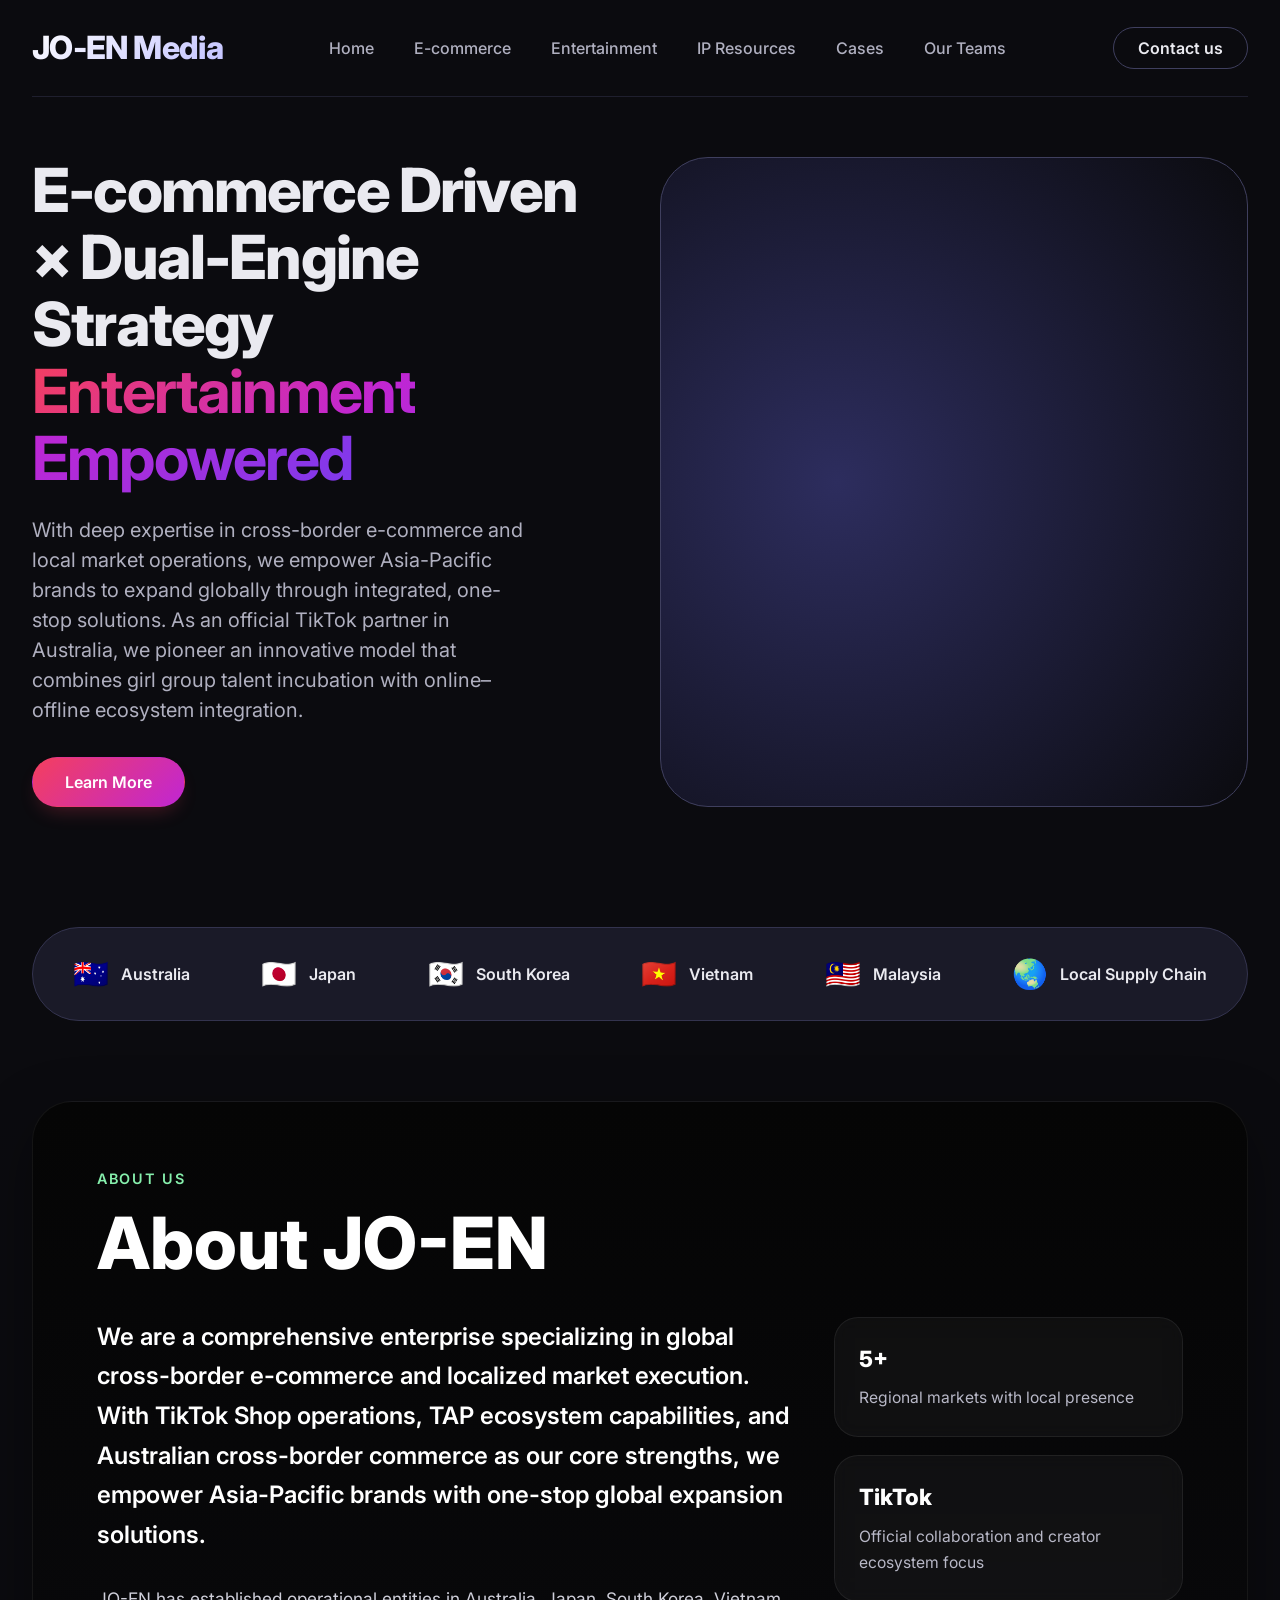
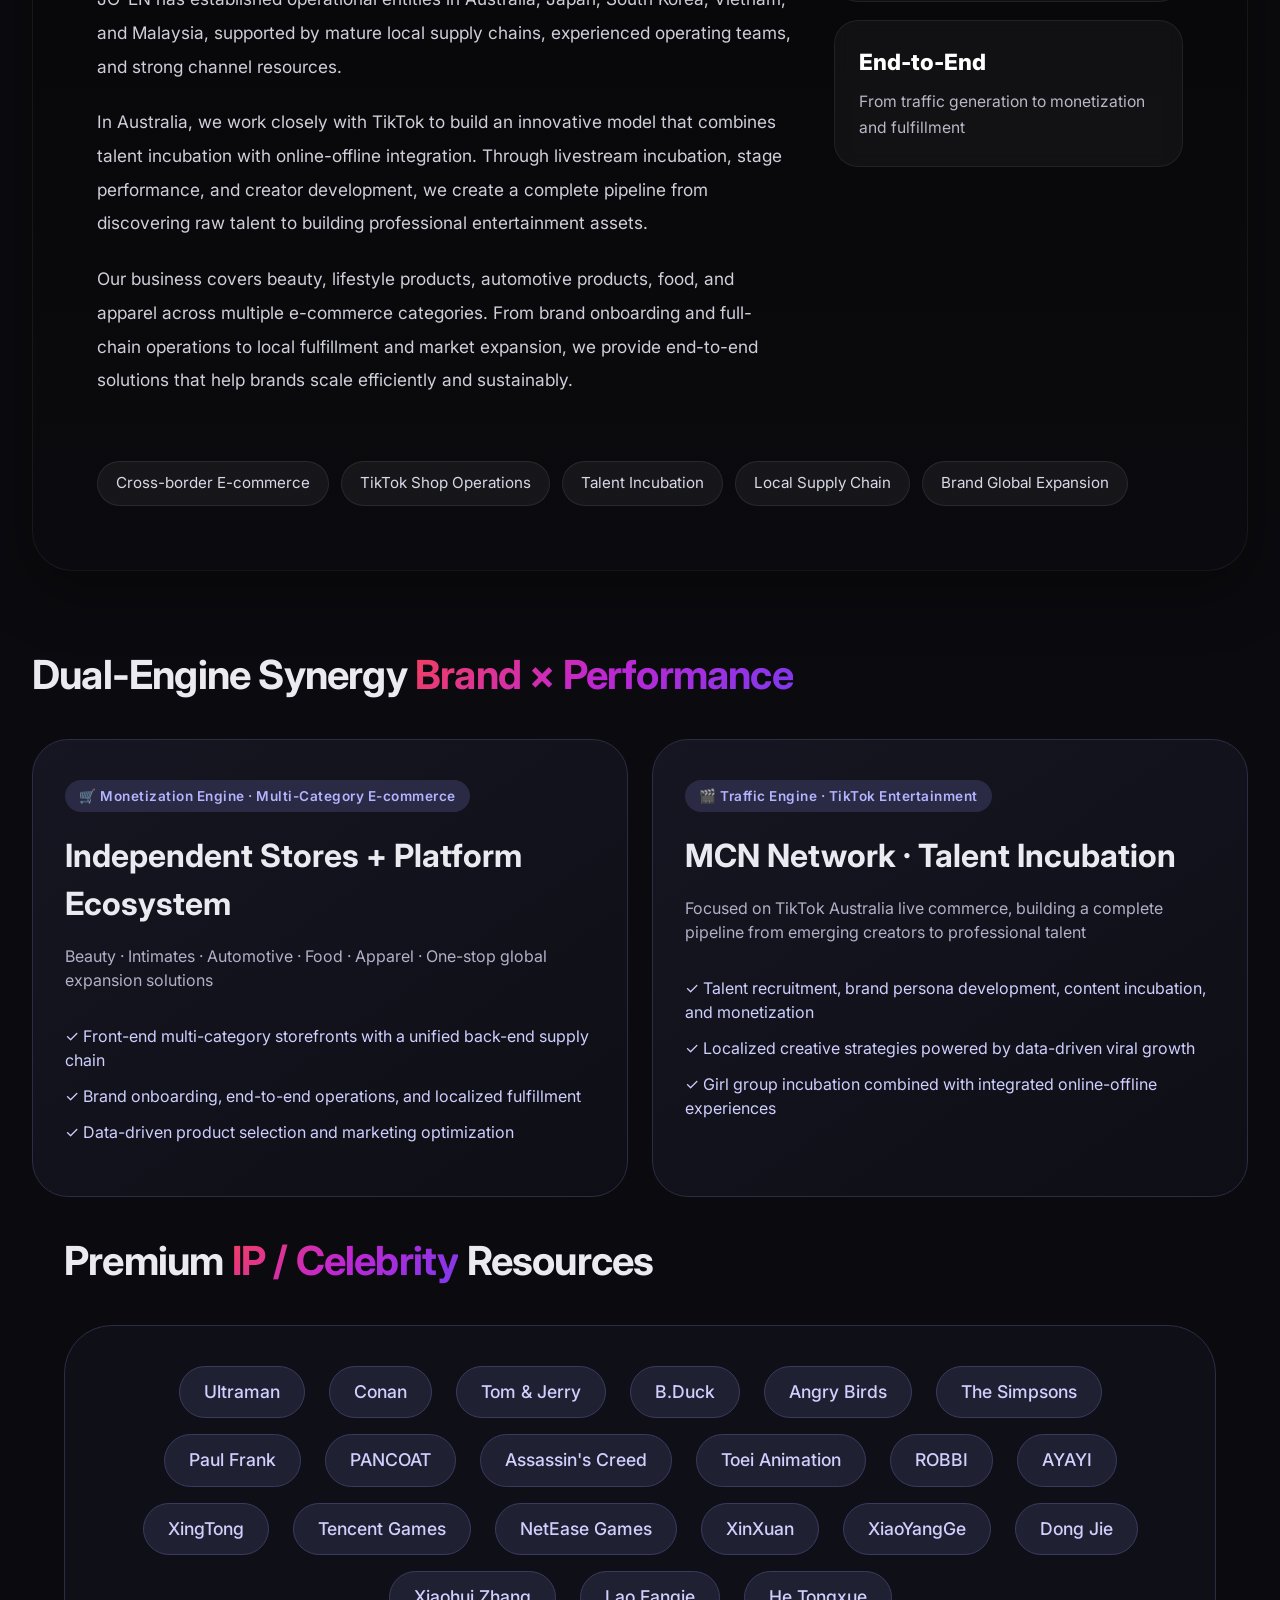
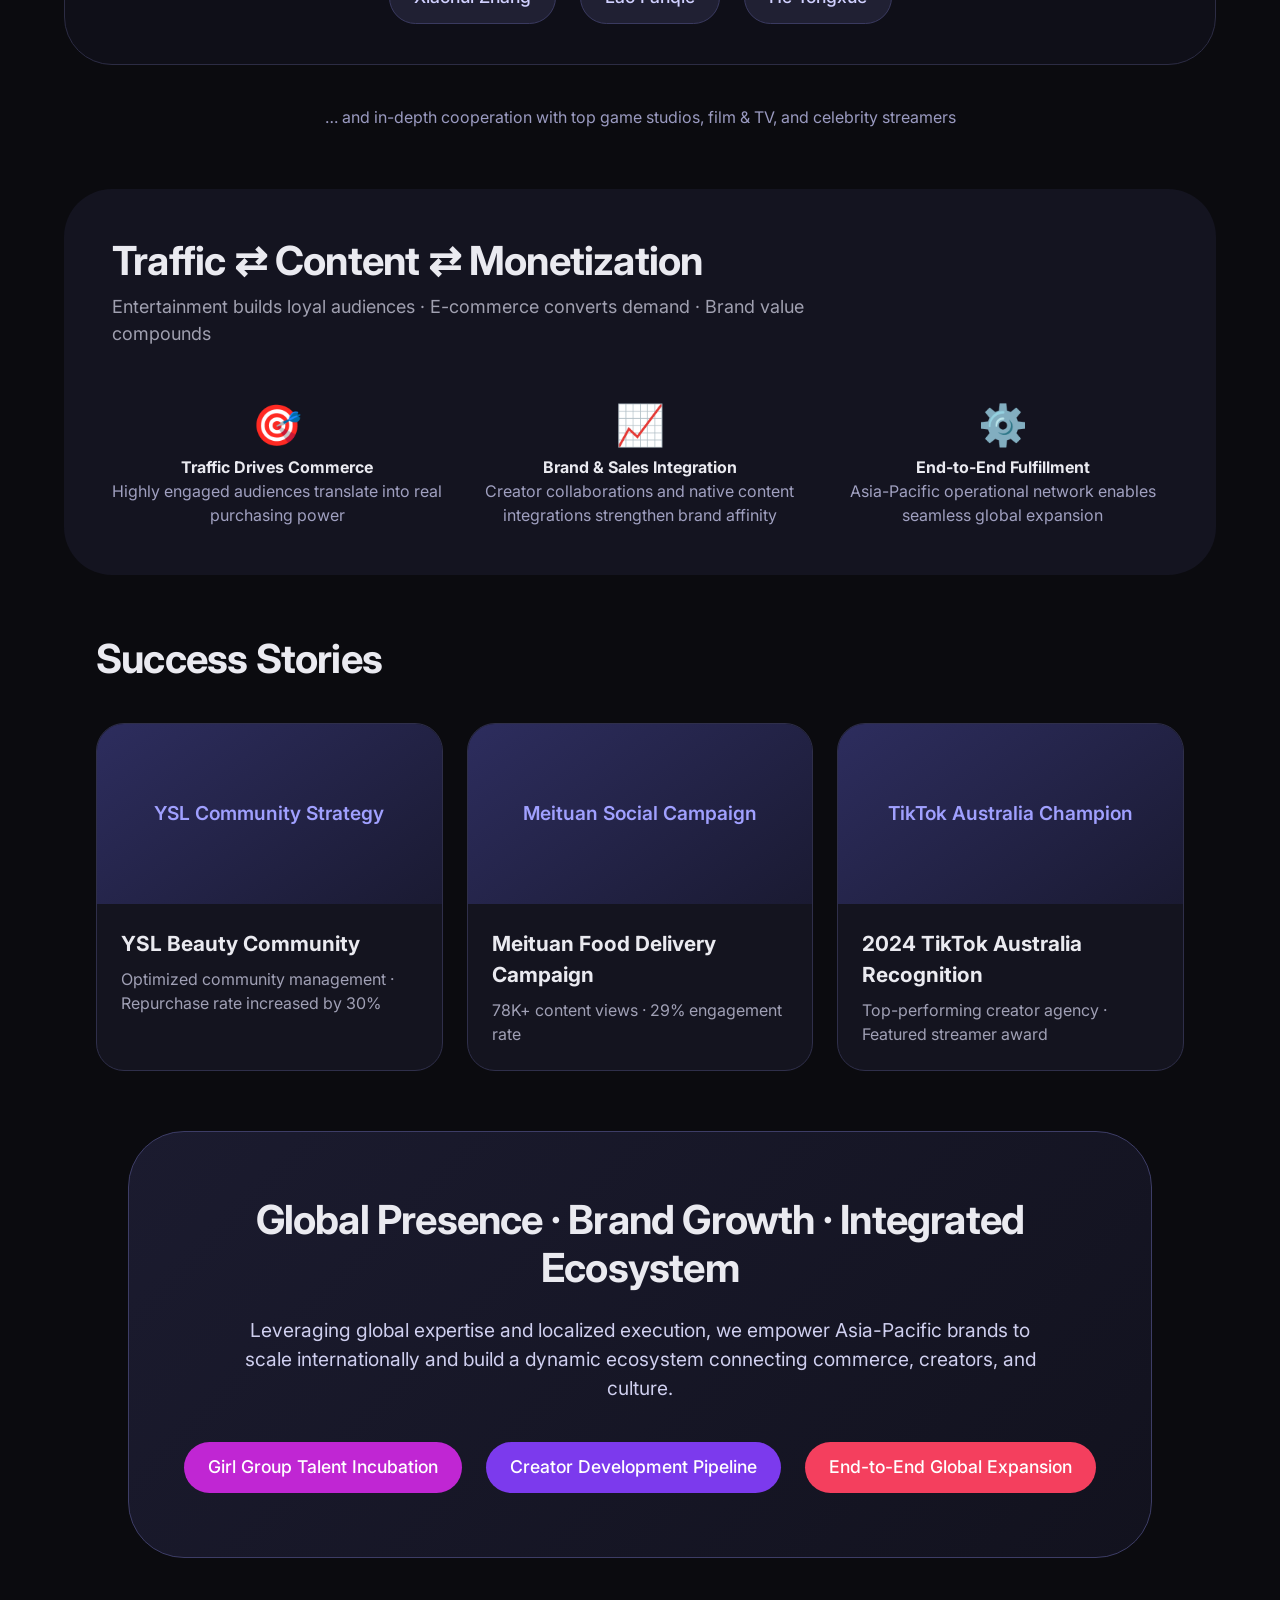
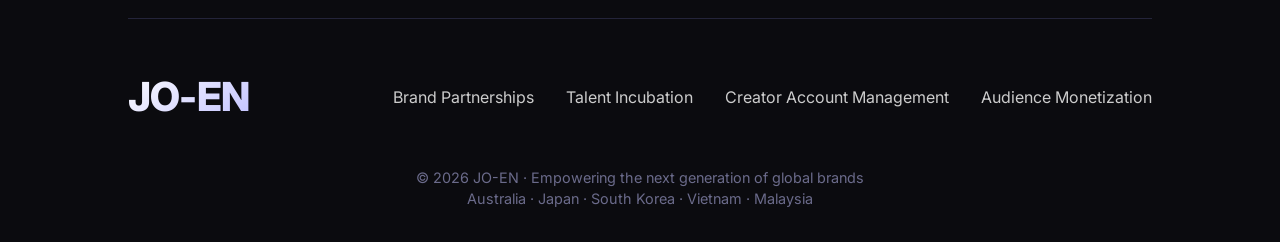
<file: app/index.html>
<!DOCTYPE html>
<html lang="en">
<head>
    <meta charset="UTF-8">
    <meta name="viewport" content="width=device-width, initial-scale=1.0">
    <title>JO-EN Media · E-commerce & Entertainment Ecosystem</title>
    <!-- 引入外部CSS文件 (style.css) 路径保持不变 -->
    <link rel="stylesheet" href="index.css">
    <!-- Google Fonts 加载 Inter 字体 -->
    <link rel="preconnect" href="https://fonts.googleapis.com">
    <link rel="preconnect" href="https://fonts.gstatic.com" crossorigin>
    <link href="https://fonts.googleapis.com/css2?family=Inter:opsz,wght@14..32,400;14..32,500;14..32,600;14..32,700;14..32,800&display=swap" rel="stylesheet">
</head>
<body>
    <!-- ===== 导航栏 ===== -->
    <div class="container">
        <div class="navbar">
            <div class="logo">JO-EN Media</div>
            <div class="nav-links">
                <a href="index.html">Home</a>
                <a href="ecommerce.html">E-commerce</a>
                <a href="entertainment.html">Entertainment</a>
                <a href="ip.html">IP Resources</a>
                <a href="cases.html">Cases</a>
                <a href="team.html">Our Teams</a>
            </div>
            <a href="#" class="btn btn-outline" style="padding: 8px 24px;">Contact us</a>
        </div>
    </div>

    <!-- ===== 首屏 HERO ===== -->
    <div class="container">
        <div class="hero">
            <div>
                <h1>E-commerce Driven × Dual-Engine Strategy <span class="accent-glow">Entertainment Empowered</span></h1>
                <p class="hero-desc">With deep expertise in cross-border e-commerce and local market operations, we empower Asia-Pacific brands to expand globally through integrated, one-stop solutions. As an official TikTok partner in Australia, we pioneer an innovative model that combines girl group talent incubation with online–offline ecosystem integration.</p>
                <div class="hero-btns">
                    <a href="#about" class="btn btn-primary">Learn More</a>
                    
                </div>
                <!-- 荣誉微标 英文 -->
                
            </div>
            <div class="hero-visual">
                <!-- 背景装饰，伪元素展示核心文案 (CSS 中已包含) -->
            </div>
        </div>
    </div>


    

    <!-- ===== 全球实体条 ===== -->
    <div class="container">
        <div class="global-strip">
            <div class="global-item"><span>🇦🇺</span> Australia</div>
            <div class="global-item"><span>🇯🇵</span> Japan</div>
            <div class="global-item"><span>🇰🇷</span> South Korea</div>
            <div class="global-item"><span>🇻🇳</span> Vietnam</div>
            <div class="global-item"><span>🇲🇾</span> Malaysia</div>
            <div class="global-item"><span>🌏</span> Local Supply Chain</div>
        </div>
    </div>


    <!-- ===== About Us ===== -->
<div class="container" id="about">
    <section class="about-section-pro">
        <div class="about-header">
            <div class="about-label">About Us</div>
            <h2 class="about-title-pro">About JO-EN</h2>
        </div>

        <div class="about-main">
            <div class="about-content">
                <p class="about-lead">
                    We are a comprehensive enterprise specializing in global cross-border e-commerce
                    and localized market execution. With TikTok Shop operations, TAP ecosystem
                    capabilities, and Australian cross-border commerce as our core strengths,
                    we empower Asia-Pacific brands with one-stop global expansion solutions.
                </p>

                <p class="about-paragraph">
                    JO-EN has established operational entities in Australia, Japan, South Korea,
                    Vietnam, and Malaysia, supported by mature local supply chains, experienced
                    operating teams, and strong channel resources.
                </p>

                <p class="about-paragraph">
                    In Australia, we work closely with TikTok to build an innovative model that
                    combines talent incubation with online-offline integration. Through livestream
                    incubation, stage performance, and creator development, we create a complete
                    pipeline from discovering raw talent to building professional entertainment assets.
                </p>

                <p class="about-paragraph">
                    Our business covers beauty, lifestyle products, automotive products, food,
                    and apparel across multiple e-commerce categories. From brand onboarding and
                    full-chain operations to local fulfillment and market expansion, we provide
                    end-to-end solutions that help brands scale efficiently and sustainably.
                </p>
            </div>

            <div class="about-side">
                <div class="about-stat-card">
                    <div class="about-stat-number">5+</div>
                    <div class="about-stat-text">Regional markets with local presence</div>
                </div>

                <div class="about-stat-card">
                    <div class="about-stat-number">TikTok</div>
                    <div class="about-stat-text">Official collaboration and creator ecosystem focus</div>
                </div>

                <div class="about-stat-card">
                    <div class="about-stat-number">End-to-End</div>
                    <div class="about-stat-text">From traffic generation to monetization and fulfillment</div>
                </div>
            </div>
        </div>

        <div class="about-bottom">
            <div class="about-tags">
                <span class="about-tag">Cross-border E-commerce</span>
                <span class="about-tag">TikTok Shop Operations</span>
                <span class="about-tag">Talent Incubation</span>
                <span class="about-tag">Local Supply Chain</span>
                <span class="about-tag">Brand Global Expansion</span>
            </div>

            
        </div>
    </section>
</div>
    <!-- ===== 双轮驱动 (电商+娱乐) ===== -->
    <div class="container">
    <h2 class="section-title">Dual-Engine Synergy <span class="accent-glow">Brand × Performance</span></h2>
    <div class="dual-grid">

        <!-- E-commerce Card -->
        <div class="dual-card">
            <div class="tag">🛒 Monetization Engine · Multi-Category E-commerce</div>
            <h3 style="font-size: 2rem; margin-bottom: 16px;">Independent Stores + Platform Ecosystem</h3>
            <p style="color: #b0b0c8; margin-bottom: 32px;">
                Beauty · Intimates · Automotive · Food · Apparel · One-stop global expansion solutions
            </p>

            <ul style="list-style: none; color: #cfcfff;">
                <li style="margin-bottom: 12px;">✓ Front-end multi-category storefronts with a unified back-end supply chain</li>
                <li style="margin-bottom: 12px;">✓ Brand onboarding, end-to-end operations, and localized fulfillment</li>
                <li style="margin-bottom: 12px;">✓ Data-driven product selection and marketing optimization</li>
            </ul>
        </div>

        <!-- Entertainment Card -->
        <div class="dual-card">
            <div class="tag">🎬 Traffic Engine · TikTok Entertainment</div>
            <h3 style="font-size: 2rem; margin-bottom: 16px;">MCN Network · Talent Incubation</h3>
            <p style="color: #b0b0c8; margin-bottom: 32px;">
                Focused on TikTok Australia live commerce, building a complete pipeline from emerging creators to professional talent
            </p>

            <ul style="list-style: none; color: #cfcfff;">
                <li style="margin-bottom: 12px;">✓ Talent recruitment, brand persona development, content incubation, and monetization</li>
                <li style="margin-bottom: 12px;">✓ Localized creative strategies powered by data-driven viral growth</li>
                <li style="margin-bottom: 12px;">✓ Girl group incubation combined with integrated online-offline experiences</li>
            </ul>
        </div>

    </div>


    <!-- ===== 核心资源 IP墙 ===== -->
    <div class="container">
        <h2 class="section-title">Premium <span class="accent-glow">IP / Celebrity</span> Resources</h2>
        <div class="ip-wall">
            <!-- IP/明星名字保留原样（专有名词），但分类标题已英文 -->
            <span class="ip-item">Ultraman</span>
            <span class="ip-item">Conan</span>
            <span class="ip-item">Tom & Jerry</span>
            <span class="ip-item">B.Duck</span>
            <span class="ip-item">Angry Birds</span>
            <span class="ip-item">The Simpsons</span>
            <span class="ip-item">Paul Frank</span>
            <span class="ip-item">PANCOAT</span>
            <span class="ip-item">Assassin's Creed</span>
            <span class="ip-item">Toei Animation</span>
            <span class="ip-item">ROBBI</span>
            <span class="ip-item">AYAYI</span>
            <span class="ip-item">XingTong</span>
            <span class="ip-item">Tencent Games</span>
            <span class="ip-item">NetEase Games</span>
            <span class="ip-item">XinXuan</span>
            <span class="ip-item">XiaoYangGe</span>
            <span class="ip-item">Dong Jie</span>
            <span class="ip-item">Xiaohui Zhang</span>
            <span class="ip-item">Lao Fanqie</span>
            <span class="ip-item">He Tongxue</span>
        </div>
        <p style="text-align: center; color: #9a9ac0;">… and in-depth cooperation with top game studios, film & TV, and celebrity streamers</p>
    </div>

    <!-- ===== 价值闭环 ===== -->
    <div class="container">
    <div style="background: #141420; border-radius: 48px; padding: 48px; margin: 60px 0;">
        <h2 class="section-title" style="margin-bottom: 0.5rem;">Traffic ⇄ Content ⇄ Monetization</h2>
        <p class="section-sub">Entertainment builds loyal audiences · E-commerce converts demand · Brand value compounds</p>

        <div style="display: grid; grid-template-columns: 1fr 1fr 1fr; gap: 32px; margin-top: 40px; text-align: center;">

            <div>
                <span style="font-size: 2.5rem;">🎯</span><br>
                <strong>Traffic Drives Commerce</strong><br>
                <span style="color:#a0a0c0;">Highly engaged audiences translate into real purchasing power</span>
            </div>

            <div>
                <span style="font-size: 2.5rem;">📈</span><br>
                <strong>Brand & Sales Integration</strong><br>
                <span style="color:#a0a0c0;">Creator collaborations and native content integrations strengthen brand affinity</span>
            </div>

            <div>
                <span style="font-size: 2.5rem;">⚙️</span><br>
                <strong>End-to-End Fulfillment</strong><br>
                <span style="color:#a0a0c0;">Asia-Pacific operational network enables seamless global expansion</span>
            </div>

        </div>
    </div>


    <!-- ===== 成功案例 ===== -->
    <div class="container">
    <h2 class="section-title">Success Stories</h2>

    <div class="case-grid">

        <div class="case-card">
            <div class="case-img">YSL Community Strategy</div>
            <div class="case-desc">
                <h4>YSL Beauty Community</h4>
                <p>Optimized community management · Repurchase rate increased by 30%</p>
            </div>
        </div>

        <div class="case-card">
            <div class="case-img">Meituan Social Campaign</div>
            <div class="case-desc">
                <h4>Meituan Food Delivery Campaign</h4>
                <p>78K+ content views · 29% engagement rate</p>
            </div>
        </div>

        <div class="case-card">
            <div class="case-img">TikTok Australia Champion</div>
            <div class="case-desc">
                <h4>2024 TikTok Australia Recognition</h4>
                <p>Top-performing creator agency · Featured streamer award</p>
            </div>
        </div>

    </div>


    <!-- ===== 愿景使命 ===== -->
    <div class="container">
    <div class="vision-block">
        <h2 class="section-title" style="margin-bottom: 24px;">
            Global Presence · Brand Growth · Integrated Ecosystem
        </h2>

        <p style="max-width: 800px; margin: 0 auto 40px; color: #cfcfef; font-size: 1.2rem;">
            Leveraging global expertise and localized execution, we empower Asia-Pacific brands to scale internationally and build a dynamic ecosystem connecting commerce, creators, and culture.
        </p>

        <div style="display: flex; gap: 24px; justify-content: center;">
            <span class="ip-item" style="background: #c026d3; color:white; border: none;">Girl Group Talent Incubation</span>
            <span class="ip-item" style="background: #7c3aed; color:white; border: none;">Creator Development Pipeline</span>
            <span class="ip-item" style="background: #f43f5e; color:white; border: none;">End-to-End Global Expansion</span>
        </div>
    </div>


    <!-- ===== 底部 & 合作 ===== -->
    <div class="container footer">
    <div class="footer-links">

        <div class="logo" style="font-size: 2.5rem;">JO-EN</div>

        <div style="display: flex; gap: 32px; flex-wrap: wrap;">
            <a href="#" style="color: #ccc; text-decoration: none;">Brand Partnerships</a>
            <a href="#" style="color: #ccc; text-decoration: none;">Talent Incubation</a>
            <a href="#" style="color: #ccc; text-decoration: none;">Creator Account Management</a>
            <a href="#" style="color: #ccc; text-decoration: none;">Audience Monetization</a>
        </div>

        

    </div>

    <div class="copyright">
        © 2026 JO-EN · Empowering the next generation of global brands<br>
        Australia · Japan · South Korea · Vietnam · Malaysia
    </div>

</body>
</html>
</file>
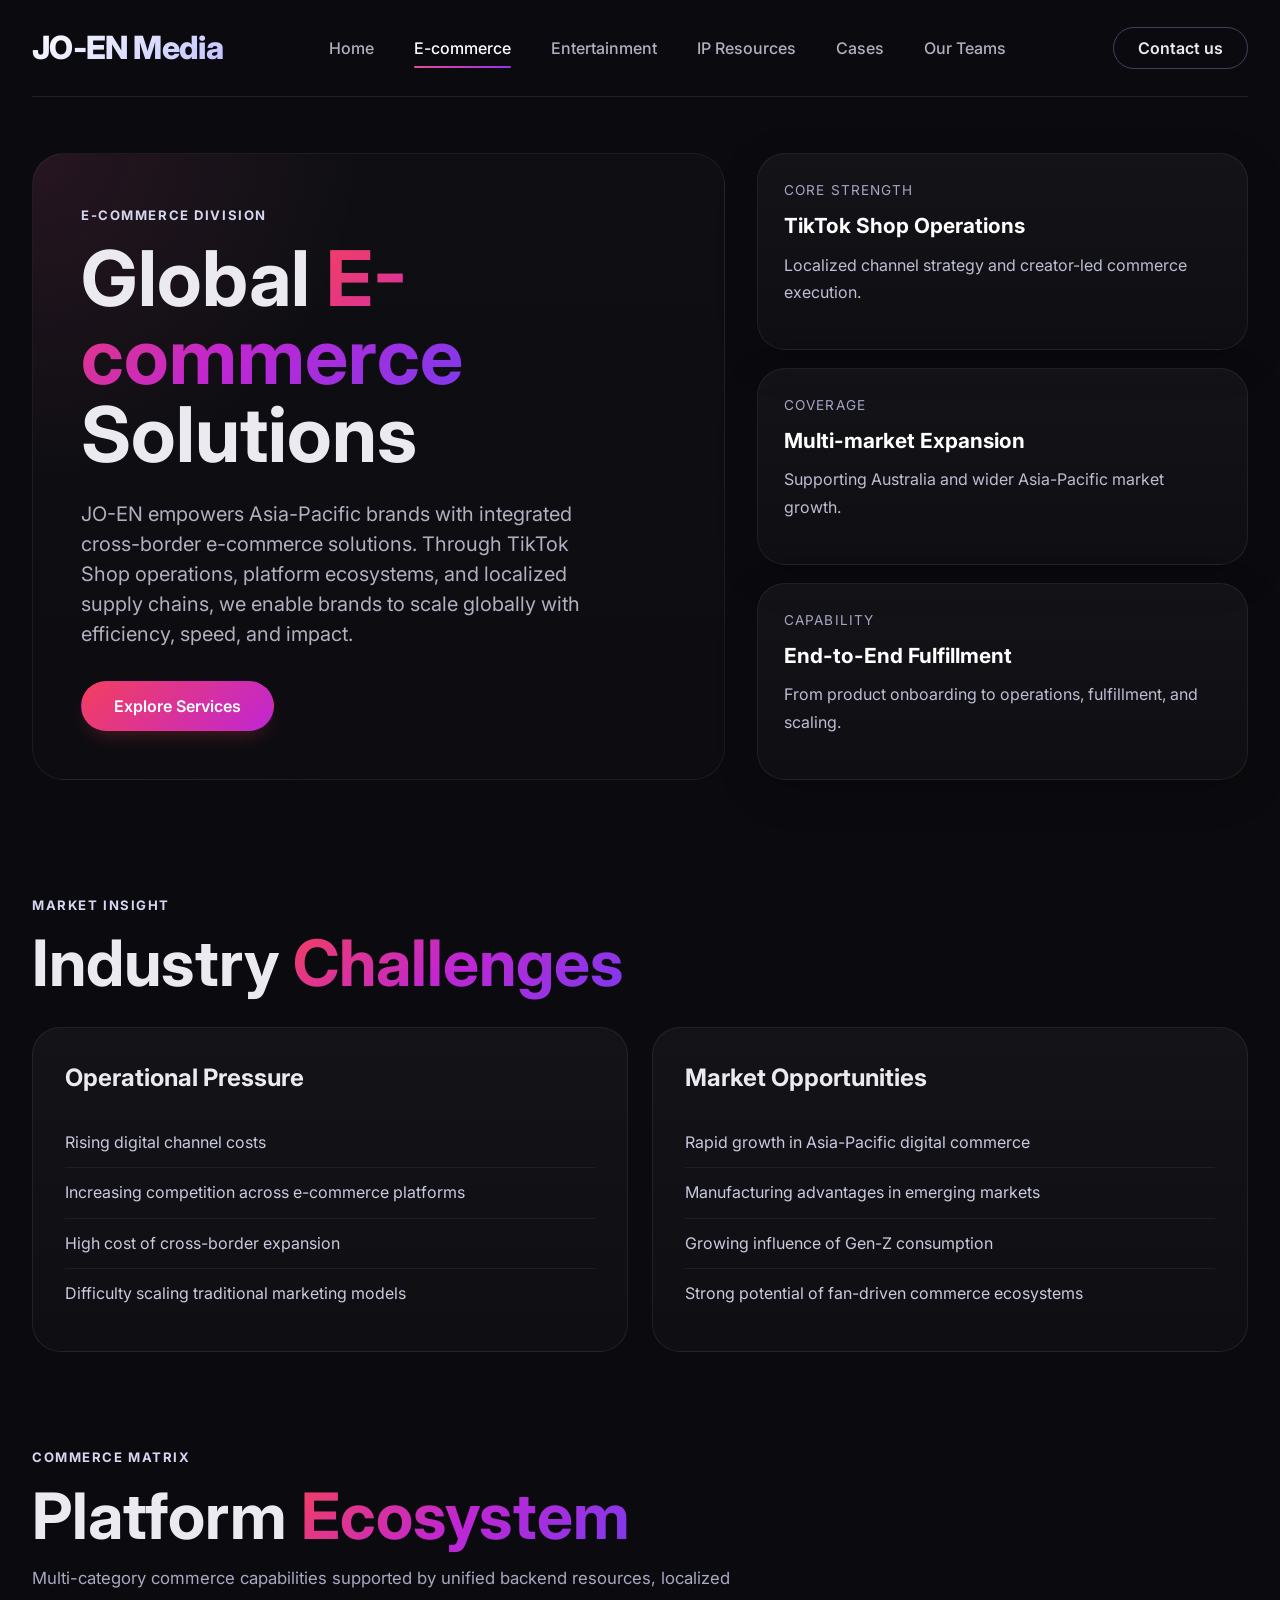
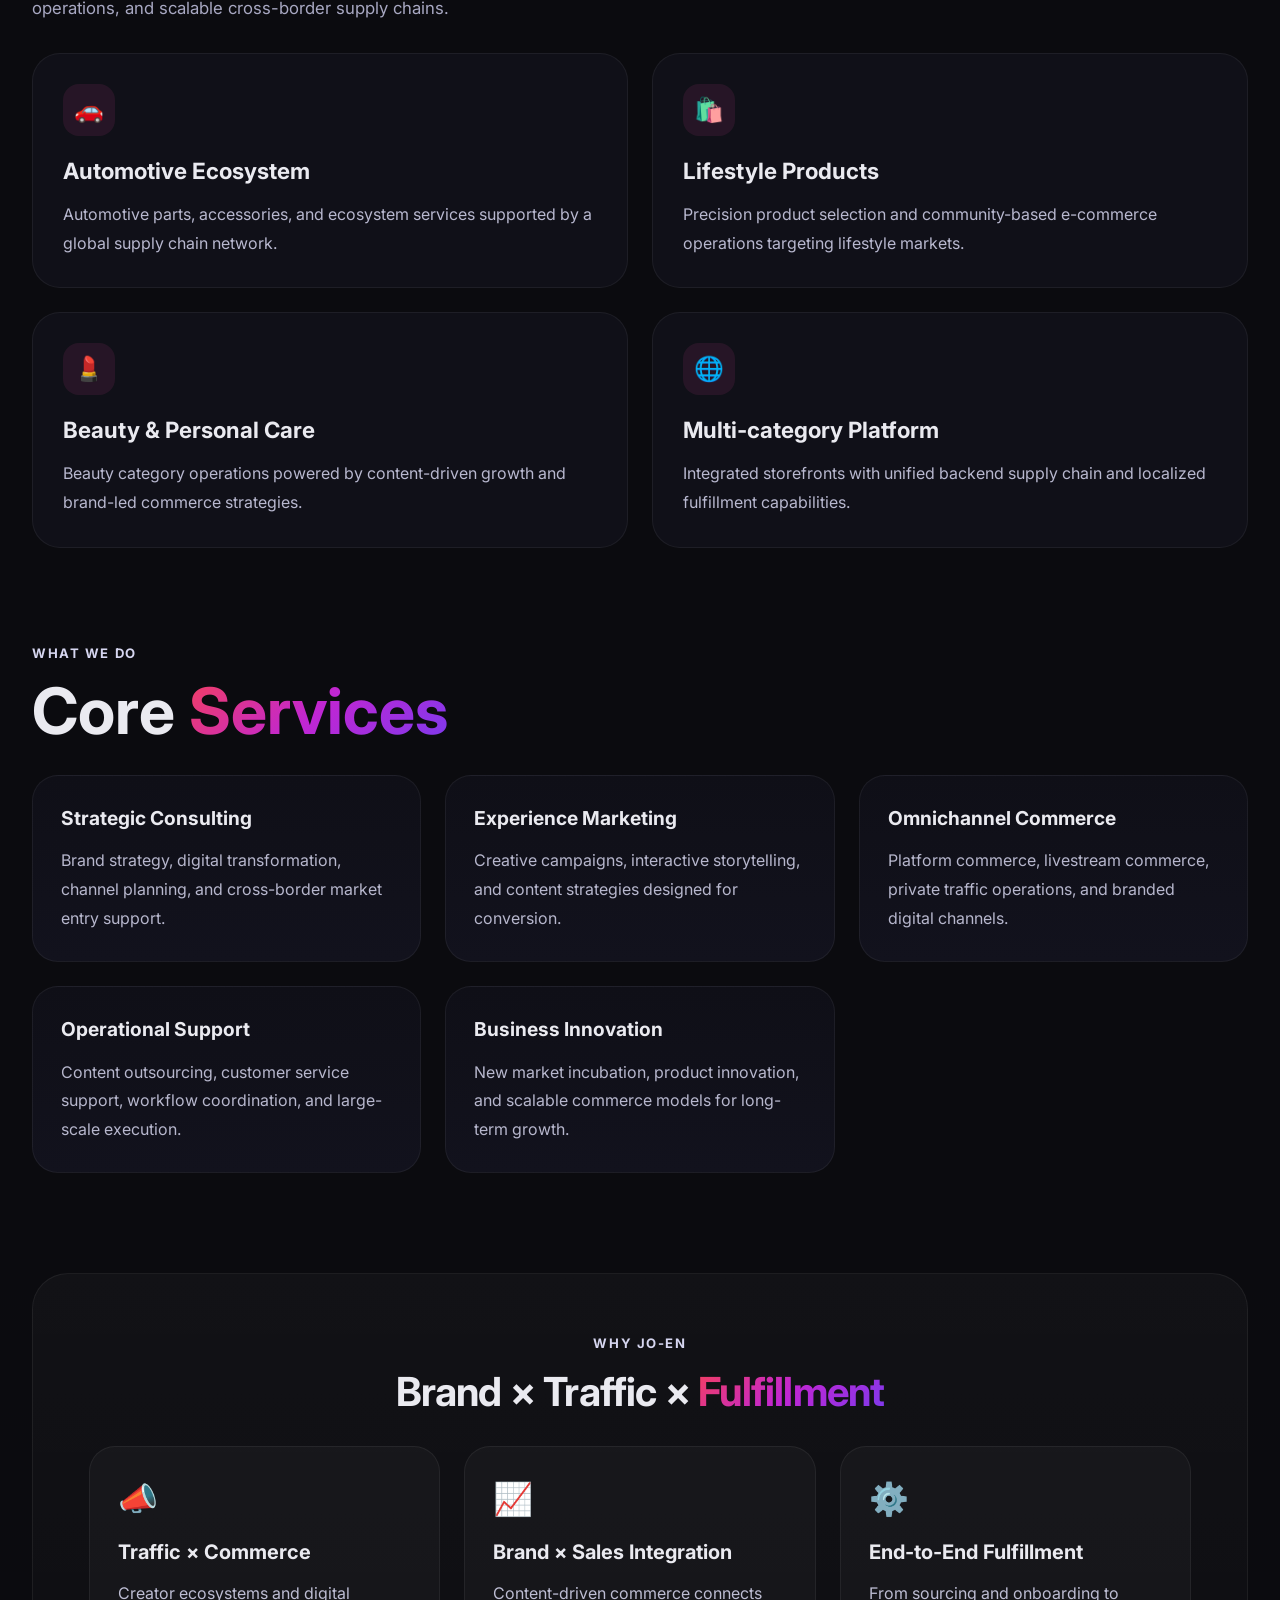
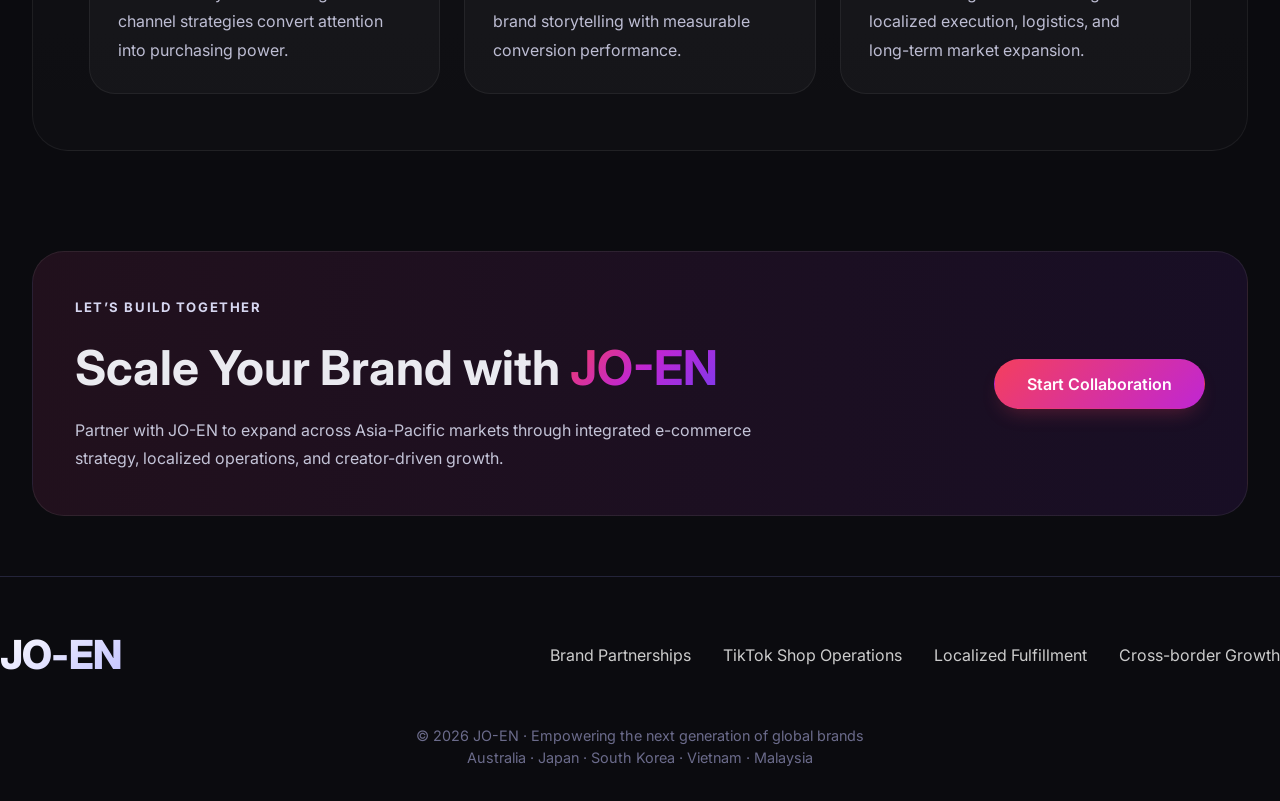
<file: app/ecommerce.html>
<!DOCTYPE html>
<html lang="en">
<head>
    <meta charset="UTF-8">
    <meta name="viewport" content="width=device-width, initial-scale=1.0">
    <title>JO-EN Media · E-commerce</title>
    <link rel="stylesheet" href="index.css">
    <link rel="preconnect" href="https://fonts.googleapis.com">
    <link rel="preconnect" href="https://fonts.gstatic.com" crossorigin>
    <link href="https://fonts.googleapis.com/css2?family=Inter:opsz,wght@14..32,400;14..32,500;14..32,600;14..32,700;14..32,800&display=swap" rel="stylesheet">
</head>
<body>

    <!-- ===== Navbar ===== -->
    <div class="container">
        <div class="navbar">
            <div class="logo">JO-EN Media</div>
            <div class="nav-links">
                <a href="index.html">Home</a>
                <a href="ecommerce.html" class="active">E-commerce</a>
                <a href="entertainment.html">Entertainment</a>
                <a href="ip.html">IP Resources</a>
                <a href="cases.html">Cases</a>
                <a href="team.html">Our Teams</a>
            </div>
            <a href="#" class="btn btn-outline" style="padding: 8px 24px;">Contact us</a>
        </div>
    </div>

    <!-- ===== Hero ===== -->
    <div class="container">
        <section class="ecom-hero">
            <div class="ecom-hero-text">
                <div class="eyebrow">E-commerce Division</div>
                <h1>
                    Global <span class="accent-glow">E-commerce</span> Solutions
                </h1>
                <p class="hero-desc">
                    JO-EN empowers Asia-Pacific brands with integrated cross-border e-commerce solutions.
                    Through TikTok Shop operations, platform ecosystems, and localized supply chains,
                    we enable brands to scale globally with efficiency, speed, and impact.
                </p>

                <div class="hero-btns">
                    <a href="#services" class="btn btn-primary">Explore Services</a>
                    
                </div>
            </div>

            <div class="hero-side-cards">
                <div class="info-card">
                    <div class="info-label">Core Strength</div>
                    <div class="info-title">TikTok Shop Operations</div>
                    <p>Localized channel strategy and creator-led commerce execution.</p>
                </div>

                <div class="info-card">
                    <div class="info-label">Coverage</div>
                    <div class="info-title">Multi-market Expansion</div>
                    <p>Supporting Australia and wider Asia-Pacific market growth.</p>
                </div>

                <div class="info-card">
                    <div class="info-label">Capability</div>
                    <div class="info-title">End-to-End Fulfillment</div>
                    <p>From product onboarding to operations, fulfillment, and scaling.</p>
                </div>
            </div>
        </section>
    </div>

    <!-- ===== Industry Challenges ===== -->
    <div class="container">
        <section class="section-block">
            <div class="section-heading-wrap">
                <div class="section-kicker">Market Insight</div>
                <h2 class="section-title-left">
                    Industry <span class="accent-glow">Challenges</span>
                </h2>
            </div>

            <div class="insight-grid">
                <div class="glass-card">
                    <h3>Operational Pressure</h3>
                    <ul class="clean-list">
                        <li>Rising digital channel costs</li>
                        <li>Increasing competition across e-commerce platforms</li>
                        <li>High cost of cross-border expansion</li>
                        <li>Difficulty scaling traditional marketing models</li>
                    </ul>
                </div>

                <div class="glass-card">
                    <h3>Market Opportunities</h3>
                    <ul class="clean-list">
                        <li>Rapid growth in Asia-Pacific digital commerce</li>
                        <li>Manufacturing advantages in emerging markets</li>
                        <li>Growing influence of Gen-Z consumption</li>
                        <li>Strong potential of fan-driven commerce ecosystems</li>
                    </ul>
                </div>
            </div>
        </section>
    </div>

    <!-- ===== Platform Ecosystem ===== -->
    <div class="container" id="platform">
        <section class="section-block">
            <div class="section-heading-wrap">
                <div class="section-kicker">Commerce Matrix</div>
                <h2 class="section-title-left">
                    Platform <span class="accent-glow">Ecosystem</span>
                </h2>
                <p class="section-sub-left">
                    Multi-category commerce capabilities supported by unified backend resources,
                    localized operations, and scalable cross-border supply chains.
                </p>
            </div>

            <div class="feature-grid">
                <div class="feature-card">
                    <div class="feature-icon">🚗</div>
                    <h3>Automotive Ecosystem</h3>
                    <p>Automotive parts, accessories, and ecosystem services supported by a global supply chain network.</p>
                </div>

                <div class="feature-card">
                    <div class="feature-icon">🛍️</div>
                    <h3>Lifestyle Products</h3>
                    <p>Precision product selection and community-based e-commerce operations targeting lifestyle markets.</p>
                </div>

                <div class="feature-card">
                    <div class="feature-icon">💄</div>
                    <h3>Beauty & Personal Care</h3>
                    <p>Beauty category operations powered by content-driven growth and brand-led commerce strategies.</p>
                </div>

                <div class="feature-card">
                    <div class="feature-icon">🌐</div>
                    <h3>Multi-category Platform</h3>
                    <p>Integrated storefronts with unified backend supply chain and localized fulfillment capabilities.</p>
                </div>
            </div>
        </section>
    </div>

    <!-- ===== Core Services ===== -->
    <div class="container" id="services">
        <section class="section-block">
            <div class="section-heading-wrap">
                <div class="section-kicker">What We Do</div>
                <h2 class="section-title-left">
                    Core <span class="accent-glow">Services</span>
                </h2>
            </div>

            <div class="service-grid-pro">
                <div class="service-card-pro">
                    <h4>Strategic Consulting</h4>
                    <p>Brand strategy, digital transformation, channel planning, and cross-border market entry support.</p>
                </div>

                <div class="service-card-pro">
                    <h4>Experience Marketing</h4>
                    <p>Creative campaigns, interactive storytelling, and content strategies designed for conversion.</p>
                </div>

                <div class="service-card-pro">
                    <h4>Omnichannel Commerce</h4>
                    <p>Platform commerce, livestream commerce, private traffic operations, and branded digital channels.</p>
                </div>

                <div class="service-card-pro">
                    <h4>Operational Support</h4>
                    <p>Content outsourcing, customer service support, workflow coordination, and large-scale execution.</p>
                </div>

                <div class="service-card-pro">
                    <h4>Business Innovation</h4>
                    <p>New market incubation, product innovation, and scalable commerce models for long-term growth.</p>
                </div>
            </div>
        </section>
    </div>

    <!-- ===== Why JO-EN ===== -->
    <div class="container">
        <section class="value-band">
            <div class="section-heading-wrap center">
                <div class="section-kicker">Why JO-EN</div>
                <h2 class="section-title">
                    Brand × Traffic × <span class="accent-glow">Fulfillment</span>
                </h2>
            </div>

            <div class="value-grid-pro">
                <div class="value-card">
                    <span class="value-icon">📣</span>
                    <h3>Traffic × Commerce</h3>
                    <p>Creator ecosystems and digital channel strategies convert attention into purchasing power.</p>
                </div>

                <div class="value-card">
                    <span class="value-icon">📈</span>
                    <h3>Brand × Sales Integration</h3>
                    <p>Content-driven commerce connects brand storytelling with measurable conversion performance.</p>
                </div>

                <div class="value-card">
                    <span class="value-icon">⚙️</span>
                    <h3>End-to-End Fulfillment</h3>
                    <p>From sourcing and onboarding to localized execution, logistics, and long-term market expansion.</p>
                </div>
            </div>
        </section>
    </div>

    

    <!-- ===== CTA ===== -->
    <div class="container">
        <section class="cta-panel">
            <div class="cta-copy">
                <div class="section-kicker">Let’s Build Together</div>
                <h2>Scale Your Brand with <span class="accent-glow">JO-EN</span></h2>
                <p>
                    Partner with JO-EN to expand across Asia-Pacific markets through
                    integrated e-commerce strategy, localized operations, and creator-driven growth.
                </p>
            </div>

            <div class="cta-action">
                <a href="#" class="btn btn-primary">Start Collaboration</a>
            </div>
        </section>
    </div>

    <!-- ===== Footer ===== -->
    <div class="container footer">
        <div class="footer-links">
            <div class="logo" style="font-size: 2.5rem;">JO-EN</div>

            <div style="display: flex; gap: 32px; flex-wrap: wrap;">
                <a href="#" style="color: #ccc; text-decoration: none;">Brand Partnerships</a>
                <a href="#" style="color: #ccc; text-decoration: none;">TikTok Shop Operations</a>
                <a href="#" style="color: #ccc; text-decoration: none;">Localized Fulfillment</a>
                <a href="#" style="color: #ccc; text-decoration: none;">Cross-border Growth</a>
            </div>
        </div>

        <div class="copyright">
            © 2026 JO-EN · Empowering the next generation of global brands<br>
            Australia · Japan · South Korea · Vietnam · Malaysia
        </div>
    </div>

</body>
</html>
</file>
<file: app/index.css>
/* style.css */
/* 基础重置与字体 */
* {
    margin: 0;
    padding: 0;
    box-sizing: border-box;
}

body {
    font-family: 'Inter', sans-serif;
    background-color: #0b0b0f;
    color: #eaeaf0;
    line-height: 1.5;
    scroll-behavior: smooth;
}

.container {
    max-width: 1280px;
    margin: 0 auto;
    padding: 0 32px;
}

/* 渐变与高亮类 */
.accent-glow {
    background: linear-gradient(135deg, #f43f5e, #c026d3, #7c3aed);
    -webkit-background-clip: text;
    background-clip: text;
    color: transparent;
    font-weight: 700;
}

.section-title {
    font-size: 2.5rem;
    font-weight: 700;
    letter-spacing: -0.02em;
    margin-bottom: 1rem;
    line-height: 1.2;
}

.section-sub {
    font-size: 1.125rem;
    color: #a0a0b0;
    max-width: 720px;
    margin-bottom: 3rem;
}

/* 按钮 */
.btn {
    display: inline-block;
    padding: 12px 32px;
    border-radius: 40px;
    font-weight: 600;
    text-decoration: none;
    transition: all 0.2s ease;
    border: 1px solid transparent;
}

.btn-primary {
    background: linear-gradient(135deg, #f43f5e, #c026d3);
    color: white;
    box-shadow: 0 10px 20px -8px rgba(244, 63, 94, 0.3);
}

.btn-primary:hover {
    transform: translateY(-2px);
    filter: brightness(1.1);
    box-shadow: 0 20px 25px -8px rgba(192, 38, 211, 0.5);
}

.btn-outline {
    border-color: #3f3f5e;
    color: #eaeaf0;
}

.btn-outline:hover {
    border-color: #f43f5e;
    background: rgba(244, 63, 94, 0.1);
}

/* 导航栏 */
.navbar {
    display: flex;
    justify-content: space-between;
    align-items: center;
    padding: 24px 0;
    flex-wrap: wrap;
    border-bottom: 1px solid #1f1f2e;
}

.logo {
    font-size: 2rem;
    font-weight: 800;
    letter-spacing: -0.02em;
    background: linear-gradient(145deg, #ffffff, #c0c0ff);
    -webkit-background-clip: text;
    background-clip: text;
    color: transparent;
}

.nav-links {
    display: flex;
    gap: 40px;
    font-weight: 500;
}

.nav-links a {
    color: #b0b0c0;
    text-decoration: none;
    transition: color 0.2s;
}

.nav-links a:hover {
    color: white;
}

/* 卡片通用 */
.card-dark {
    background: #14141f;
    border-radius: 32px;
    padding: 32px;
    border: 1px solid #2a2a3a;
    backdrop-filter: blur(4px);
    transition: all 0.3s;
}

.card-dark:hover {
    border-color: #7c3aed;
    box-shadow: 0 20px 30px -20px #a855f7;
}

/* 首页首屏 */
.hero {
    padding: 60px 0 80px 0;
    display: grid;
    grid-template-columns: 1fr 1fr;
    gap: 40px;
    align-items: center;
}

.hero h1 {
    font-size: 3.8rem;
    font-weight: 800;
    line-height: 1.1;
    letter-spacing: -0.03em;
}

.hero-desc {
    font-size: 1.25rem;
    color: #b0b0c0;
    margin: 24px 0 32px;
    max-width: 500px;
}

.hero-btns {
    display: flex;
    gap: 16px;
    flex-wrap: wrap;
}

.hero-visual {
    background: radial-gradient(circle at 30% 50%, #2d2d5e, #0b0b0f);
    border-radius: 48px;
    padding: 20px;
    height: 100%;
    min-height: 320px;
    display: flex;
    align-items: center;
    justify-content: center;
    border: 1px solid #3f3f5e;
    position: relative;
    overflow: hidden;
}

.hero-visual::after {
    
    background: rgba(0,0,0,0.7);
    backdrop-filter: blur(8px);
    padding: 16px 32px;
    border-radius: 60px;
    font-weight: 600;
    font-size: 1.2rem;
    border: 1px solid #f43f5e;
    color: white;
    box-shadow: 0 0 40px #c026d3;
}

/* 全球实体条 */
.global-strip {
    background: #1a1a28;
    border-radius: 60px;
    padding: 24px 40px;
    display: flex;
    flex-wrap: wrap;
    justify-content: space-between;
    align-items: center;
    margin: 40px 0 60px;
    border: 1px solid #33334e;
}

.global-item {
    display: flex;
    align-items: center;
    gap: 12px;
    font-weight: 600;
}

.global-item span {
    font-size: 1.8rem;
}

/* 双轮驱动网格 */
.dual-grid {
    display: grid;
    grid-template-columns: 1fr 1fr;
    gap: 24px;
    margin: 40px 0;
}

.dual-card {
    background: linear-gradient(145deg, #161622, #0e0e16);
    border-radius: 36px;
    padding: 40px 32px;
    border: 1px solid #2c2c44;
}

.tag {
    background: #2a2a44;
    color: #b3b3ff;
    padding: 6px 14px;
    border-radius: 40px;
    font-size: 0.85rem;
    font-weight: 600;
    display: inline-block;
    margin-bottom: 20px;
    letter-spacing: 0.5px;
}

/* ip云墙 */
.ip-wall {
    display: flex;
    flex-wrap: wrap;
    gap: 16px 24px;
    justify-content: center;
    margin: 40px 0;
    background: #0f0f18;
    padding: 40px;
    border-radius: 48px;
    border: 1px solid #2c2c44;
}

.ip-item {
    background: #202033;
    padding: 12px 24px;
    border-radius: 40px;
    font-weight: 500;
    color: #d0d0ff;
    border: 1px solid #3a3a60;
    transition: 0.2s;
    font-size: 1.1rem;
    cursor: default;
}

.ip-item:hover {
    border-color: #f43f5e;
    background: #2e2e4a;
    transform: scale(1.05);
}

/* 案例卡片 */
.case-grid {
    display: grid;
    grid-template-columns: repeat(3, 1fr);
    gap: 24px;
    margin: 40px 0;
}

.case-card {
    background: #14141f;
    border-radius: 28px;
    overflow: hidden;
    border: 1px solid #2f2f4a;
}

.case-img {
    height: 180px;
    background: linear-gradient(145deg, #2d2d5e, #1a1a32);
    display: flex;
    align-items: center;
    justify-content: center;
    color: #a0a0ff;
    font-weight: 600;
    font-size: 1.2rem;
}

.case-desc {
    padding: 24px;
}

.case-desc h4 {
    font-size: 1.3rem;
    margin-bottom: 8px;
}

.case-desc p {
    color: #a0a0b5;
}

/* 愿景大模块 */
.vision-block {
    background: linear-gradient(135deg, #1b1b2f, #12121e);
    border-radius: 56px;
    padding: 64px 48px;
    margin: 60px 0;
    border: 1px solid #3d3d66;
    text-align: center;
}

.footer {
    border-top: 1px solid #24243a;
    padding: 48px 0 32px;
    margin-top: 60px;
}

.footer-links {
    display: flex;
    flex-wrap: wrap;
    gap: 60px;
    justify-content: space-between;
    align-items: center;
}

.copyright {
    color: #6b6b8b;
    font-size: 0.9rem;
    margin-top: 40px;
    text-align: center;
}

/* 移动端响应式 */
@media (max-width: 900px) {
    .hero { grid-template-columns: 1fr; }
    .dual-grid { grid-template-columns: 1fr; }
    .case-grid { grid-template-columns: 1fr; }
    .section-title { font-size: 2rem; }
    .hero h1 { font-size: 2.8rem; }
    .nav-links { display: none; } /* 简化移动端导航 */
    .global-strip { flex-direction: column; align-items: flex-start; gap: 16px; }
    .footer-links { flex-direction: column; align-items: flex-start; gap: 24px; }
}

html {
    scroll-behavior: smooth;
}

.about-section-pro {
    background: linear-gradient(180deg, #050505 0%, #0b0b0f 100%);
    border: 1px solid rgba(255,255,255,0.06);
    border-radius: 40px;
    padding: 64px;
    margin: 80px 0;
    box-shadow: 0 20px 60px rgba(0,0,0,0.35);
}

.about-header {
    margin-bottom: 36px;
}

.about-label {
    display: inline-block;
    font-size: 0.9rem;
    font-weight: 600;
    letter-spacing: 0.12em;
    text-transform: uppercase;
    color: #86efac;
    margin-bottom: 16px;
}

.about-title-pro {
    font-size: clamp(2.8rem, 6vw, 4.5rem);
    line-height: 1.05;
    font-weight: 800;
    color: #ffffff;
    margin: 0;
}

.about-main {
    display: grid;
    grid-template-columns: 1.8fr 0.9fr;
    gap: 40px;
    align-items: start;
}

.about-content {
    max-width: 920px;
}

.about-lead {
    font-size: 1.5rem;
    line-height: 1.65;
    color: #ffffff;
    font-weight: 600;
    margin-bottom: 28px;
}

.about-paragraph {
    font-size: 1.08rem;
    line-height: 1.95;
    color: #cfcfda;
    margin-bottom: 22px;
}

.about-side {
    display: flex;
    flex-direction: column;
    gap: 18px;
}

.about-stat-card {
    background: rgba(255,255,255,0.04);
    border: 1px solid rgba(255,255,255,0.07);
    border-radius: 24px;
    padding: 24px;
    backdrop-filter: blur(8px);
}

.about-stat-number {
    font-size: 1.4rem;
    font-weight: 800;
    color: #ffffff;
    margin-bottom: 10px;
}

.about-stat-text {
    color: #b8b8c7;
    line-height: 1.7;
    font-size: 0.98rem;
}

.about-bottom {
    margin-top: 42px;
    display: flex;
    justify-content: space-between;
    align-items: center;
    gap: 24px;
    flex-wrap: wrap;
}

.about-tags {
    display: flex;
    flex-wrap: wrap;
    gap: 12px;
}

.about-tag {
    display: inline-flex;
    align-items: center;
    padding: 10px 18px;
    border-radius: 999px;
    background: rgba(255,255,255,0.05);
    border: 1px solid rgba(255,255,255,0.08);
    color: #d8d8e8;
    font-size: 0.95rem;
}

.about-cta {
    display: inline-flex;
    align-items: center;
    gap: 10px;
    padding: 16px 28px;
    border-radius: 999px;
    background: #84cc16;
    color: #111 !important;
    text-decoration: none;
    font-weight: 800;
    font-size: 1rem;
    transition: transform 0.25s ease, box-shadow 0.25s ease;
}

.about-cta:hover {
    transform: translateY(-2px);
    box-shadow: 0 12px 30px rgba(132, 204, 22, 0.28);
}

@media (max-width: 980px) {
    .about-section-pro {
        padding: 40px 28px;
        border-radius: 28px;
    }

    .about-main {
        grid-template-columns: 1fr;
    }

    .about-lead {
        font-size: 1.2rem;
    }

    .about-bottom {
        flex-direction: column;
        align-items: flex-start;
    }
}


/* ecomerce页面的css */
html {
  scroll-behavior: smooth;
}

.nav-links a.active {
  color: #fff;
  position: relative;
}

.nav-links a.active::after {
  content: "";
  position: absolute;
  left: 0;
  bottom: -8px;
  width: 100%;
  height: 2px;
  border-radius: 999px;
  background: linear-gradient(90deg, #ec4899, #9333ea);
}

.ecom-hero {
  display: grid;
  grid-template-columns: 1.2fr 0.85fr;
  gap: 32px;
  align-items: stretch;
  padding: 56px 0 20px;
}

.ecom-hero-text {
  background: radial-gradient(circle at top left, rgba(236,72,153,0.10), transparent 35%),
              linear-gradient(180deg, rgba(255,255,255,0.02), rgba(255,255,255,0.01));
  border: 1px solid rgba(255,255,255,0.06);
  border-radius: 32px;
  padding: 48px;
}

.eyebrow,
.section-kicker {
  display: inline-block;
  color: #d6d6f0;
  font-size: 0.82rem;
  font-weight: 700;
  letter-spacing: 0.12em;
  text-transform: uppercase;
  margin-bottom: 14px;
}

.ecom-hero h1 {
  font-size: clamp(3rem, 6vw, 5rem);
  line-height: 1.02;
  margin: 0 0 24px;
}

.hero-side-cards {
  display: grid;
  gap: 18px;
}

.info-card {
  background: linear-gradient(180deg, rgba(255,255,255,0.04), rgba(255,255,255,0.02));
  border: 1px solid rgba(255,255,255,0.07);
  border-radius: 28px;
  padding: 26px;
  min-height: 150px;
  box-shadow: 0 12px 40px rgba(0,0,0,0.18);
}

.info-label {
  color: #a6a6c4;
  font-size: 0.85rem;
  margin-bottom: 10px;
  text-transform: uppercase;
  letter-spacing: 0.08em;
}

.info-title {
  font-size: 1.3rem;
  font-weight: 700;
  color: #fff;
  margin-bottom: 10px;
}

.info-card p {
  color: #bdbdd3;
  line-height: 1.7;
  margin: 0;
}

.section-block {
  margin: 92px 0;
}

.section-heading-wrap {
  margin-bottom: 30px;
}

.section-heading-wrap.center {
  text-align: center;
}

.section-title-left {
  font-size: clamp(2.4rem, 5vw, 4rem);
  line-height: 1.05;
  margin: 0 0 14px;
}

.section-sub-left {
  max-width: 720px;
  color: #a8a8c2;
  font-size: 1.05rem;
  line-height: 1.8;
}

.insight-grid {
  display: grid;
  grid-template-columns: 1fr 1fr;
  gap: 24px;
}

.glass-card {
  background: linear-gradient(180deg, rgba(255,255,255,0.04), rgba(255,255,255,0.02));
  border: 1px solid rgba(255,255,255,0.07);
  border-radius: 28px;
  padding: 32px;
}

.glass-card h3 {
  font-size: 1.5rem;
  margin-bottom: 22px;
}

.clean-list {
  list-style: none;
  padding: 0;
  margin: 0;
}

.clean-list li {
  color: #c9c9df;
  padding: 12px 0;
  border-bottom: 1px solid rgba(255,255,255,0.06);
  line-height: 1.6;
}

.clean-list li:last-child {
  border-bottom: none;
}

.feature-grid {
  display: grid;
  grid-template-columns: repeat(2, 1fr);
  gap: 24px;
}

.feature-card {
  background: #101018;
  border: 1px solid rgba(255,255,255,0.06);
  border-radius: 28px;
  padding: 30px;
  transition: transform 0.25s ease, border-color 0.25s ease, box-shadow 0.25s ease;
}

.feature-card:hover,
.service-card-pro:hover,
.case-card-pro:hover,
.value-card:hover {
  transform: translateY(-4px);
  border-color: rgba(236,72,153,0.28);
  box-shadow: 0 18px 45px rgba(0,0,0,0.22);
}

.feature-icon {
  width: 52px;
  height: 52px;
  border-radius: 16px;
  display: flex;
  align-items: center;
  justify-content: center;
  background: rgba(236,72,153,0.10);
  font-size: 1.5rem;
  margin-bottom: 18px;
}

.feature-card h3 {
  margin-bottom: 12px;
  font-size: 1.4rem;
}

.feature-card p {
  color: #b8b8cf;
  line-height: 1.8;
  margin: 0;
}

.service-grid-pro {
  display: grid;
  grid-template-columns: repeat(3, 1fr);
  gap: 24px;
}

.service-card-pro {
  background: linear-gradient(180deg, #0f0f17, #12121d);
  border: 1px solid rgba(255,255,255,0.06);
  border-radius: 26px;
  padding: 28px;
  transition: transform 0.25s ease, border-color 0.25s ease, box-shadow 0.25s ease;
}

.service-card-pro h4 {
  font-size: 1.2rem;
  margin-bottom: 14px;
}

.service-card-pro p {
  color: #b7b7cd;
  line-height: 1.8;
  margin: 0;
}

.value-band {
  margin: 100px 0;
  padding: 56px;
  background: linear-gradient(180deg, rgba(255,255,255,0.03), rgba(255,255,255,0.015));
  border: 1px solid rgba(255,255,255,0.06);
  border-radius: 36px;
}

.value-grid-pro {
  display: grid;
  grid-template-columns: repeat(3, 1fr);
  gap: 24px;
  margin-top: 30px;
}

.value-card {
  background: rgba(255,255,255,0.03);
  border: 1px solid rgba(255,255,255,0.06);
  border-radius: 26px;
  padding: 28px;
  transition: transform 0.25s ease, border-color 0.25s ease, box-shadow 0.25s ease;
}

.value-icon {
  font-size: 2rem;
  display: inline-block;
  margin-bottom: 14px;
}

.value-card h3 {
  margin-bottom: 12px;
  font-size: 1.25rem;
}

.value-card p {
  color: #bdbdd3;
  line-height: 1.8;
  margin: 0;
}

.case-grid-pro {
  display: grid;
  grid-template-columns: repeat(3, 1fr);
  gap: 24px;
}

.case-card-pro {
  background: linear-gradient(180deg, #0f0f17, #131320);
  border: 1px solid rgba(255,255,255,0.06);
  border-radius: 28px;
  padding: 30px;
  min-height: 240px;
  transition: transform 0.25s ease, border-color 0.25s ease, box-shadow 0.25s ease;
}

.case-badge {
  display: inline-block;
  font-size: 0.8rem;
  font-weight: 700;
  padding: 8px 14px;
  border-radius: 999px;
  background: rgba(236,72,153,0.12);
  color: #f5c3dc;
  margin-bottom: 18px;
}

.case-card-pro h3 {
  font-size: 1.35rem;
  margin-bottom: 14px;
}

.case-card-pro p {
  color: #babacf;
  line-height: 1.8;
  margin: 0;
}

.cta-panel {
  margin: 90px 0 50px;
  padding: 42px;
  border-radius: 32px;
  background: linear-gradient(90deg, rgba(236,72,153,0.10), rgba(147,51,234,0.10));
  border: 1px solid rgba(255,255,255,0.07);
  display: flex;
  justify-content: space-between;
  align-items: center;
  gap: 24px;
}

.cta-panel h2 {
  font-size: clamp(2rem, 4vw, 3rem);
  margin: 0 0 12px;
}

.cta-panel p {
  color: #c4c4d8;
  max-width: 700px;
  line-height: 1.8;
  margin: 0;
}

@media (max-width: 1100px) {
  .ecom-hero,
  .service-grid-pro,
  .value-grid-pro,
  .case-grid-pro {
    grid-template-columns: 1fr;
  }

  .feature-grid,
  .insight-grid {
    grid-template-columns: 1fr;
  }
}

@media (max-width: 768px) {
  .ecom-hero-text,
  .glass-card,
  .feature-card,
  .service-card-pro,
  .case-card-pro,
  .value-band,
  .cta-panel {
    padding: 24px;
    border-radius: 22px;
  }

  .cta-panel {
    flex-direction: column;
    align-items: flex-start;
  }

  .ecom-hero {
    padding-top: 28px;
  }
}

/* entertainment page css */


.mini-card-grid {
  display: grid;
  grid-template-columns: repeat(3, 1fr);
  gap: 24px;
}

.mini-card {
  background: linear-gradient(180deg, rgba(255,255,255,0.04), rgba(255,255,255,0.02));
  border: 1px solid rgba(255,255,255,0.06);
  border-radius: 26px;
  padding: 28px;
  transition: transform 0.25s ease, border-color 0.25s ease, box-shadow 0.25s ease;
}

.mini-card:hover,
.ent-feature-card:hover,
.gallery-card:hover,
.step-card:hover {
  transform: translateY(-4px);
  border-color: rgba(236,72,153,0.28);
  box-shadow: 0 18px 45px rgba(0,0,0,0.22);
}

.mini-icon {
  width: 52px;
  height: 52px;
  border-radius: 16px;
  display: flex;
  align-items: center;
  justify-content: center;
  background: rgba(236,72,153,0.10);
  font-size: 1.4rem;
  margin-bottom: 18px;
}

.mini-card h3 {
  font-size: 1.3rem;
  margin-bottom: 12px;
}

.mini-card p {
  color: #b9b9cf;
  line-height: 1.75;
  margin: 0;
}

.ent-feature-grid {
  display: grid;
  grid-template-columns: repeat(2, 1fr);
  gap: 24px;
}

.ent-feature-card {
  background: linear-gradient(180deg, #0f0f17, #131320);
  border: 1px solid rgba(255,255,255,0.06);
  border-radius: 28px;
  overflow: hidden;
  transition: transform 0.25s ease, border-color 0.25s ease, box-shadow 0.25s ease;
}

.ent-feature-image {
  width: 100%;
  height: 240px;
  background: #111;
}

.ent-feature-image img {
  width: 100%;
  height: 100%;
  object-fit: cover;
  display: block;
}

.ent-feature-body {
  padding: 24px;
}

.ent-feature-body h3 {
  font-size: 1.35rem;
  margin-bottom: 12px;
}

.ent-feature-body p {
  color: #bcbcd2;
  line-height: 1.8;
  margin: 0;
}

.highlight-panel {
  margin: 100px 0;
  padding: 56px;
  border-radius: 36px;
  background: linear-gradient(180deg, rgba(255,255,255,0.03), rgba(255,255,255,0.015));
  border: 1px solid rgba(255,255,255,0.06);
}

.center-sub {
  max-width: 760px;
  margin: 0 auto;
  color: #b4b4ca;
  line-height: 1.8;
}

.gallery-grid {
  display: grid;
  grid-template-columns: repeat(2, 1fr);
  gap: 24px;
}

.gallery-card {
  border-radius: 28px;
  overflow: hidden;
  border: 1px solid rgba(255,255,255,0.06);
  background: #111;
  min-height: 280px;
  transition: transform 0.25s ease, border-color 0.25s ease, box-shadow 0.25s ease;
}

.gallery-card img {
  width: 100%;
  height: 100%;
  object-fit: cover;
  display: block;
}

.simple-steps {
  display: grid;
  grid-template-columns: repeat(3, 1fr);
  gap: 24px;
}

.step-card {
  background: linear-gradient(180deg, #0f0f17, #131320);
  border: 1px solid rgba(255,255,255,0.06);
  border-radius: 26px;
  padding: 28px;
  transition: transform 0.25s ease, border-color 0.25s ease, box-shadow 0.25s ease;
}

.step-number {
  display: inline-block;
  font-size: 0.9rem;
  font-weight: 700;
  color: #f0b6d4;
  margin-bottom: 14px;
  letter-spacing: 0.08em;
}

.step-card h3 {
  font-size: 1.3rem;
  margin-bottom: 12px;
}

.step-card p {
  color: #bdbdd2;
  line-height: 1.75;
  margin: 0;
}

@media (max-width: 1100px) {
  .ent-hero,
  .mini-card-grid,
  .ent-feature-grid,
  .gallery-grid,
  .simple-steps {
    grid-template-columns: 1fr;
  }
}

@media (max-width: 768px) {
  .ent-hero-text,
  .highlight-panel,
  .mini-card,
  .step-card {
    padding: 24px;
    border-radius: 22px;
  }

  .ent-hero {
    padding-top: 28px;
  }

  .ent-hero-image {
    min-height: 280px;
    border-radius: 22px;
  }

  .ent-feature-card,
  .gallery-card {
    border-radius: 22px;
  }

  .ent-feature-image {
    height: 220px;
  }
}
</file>
